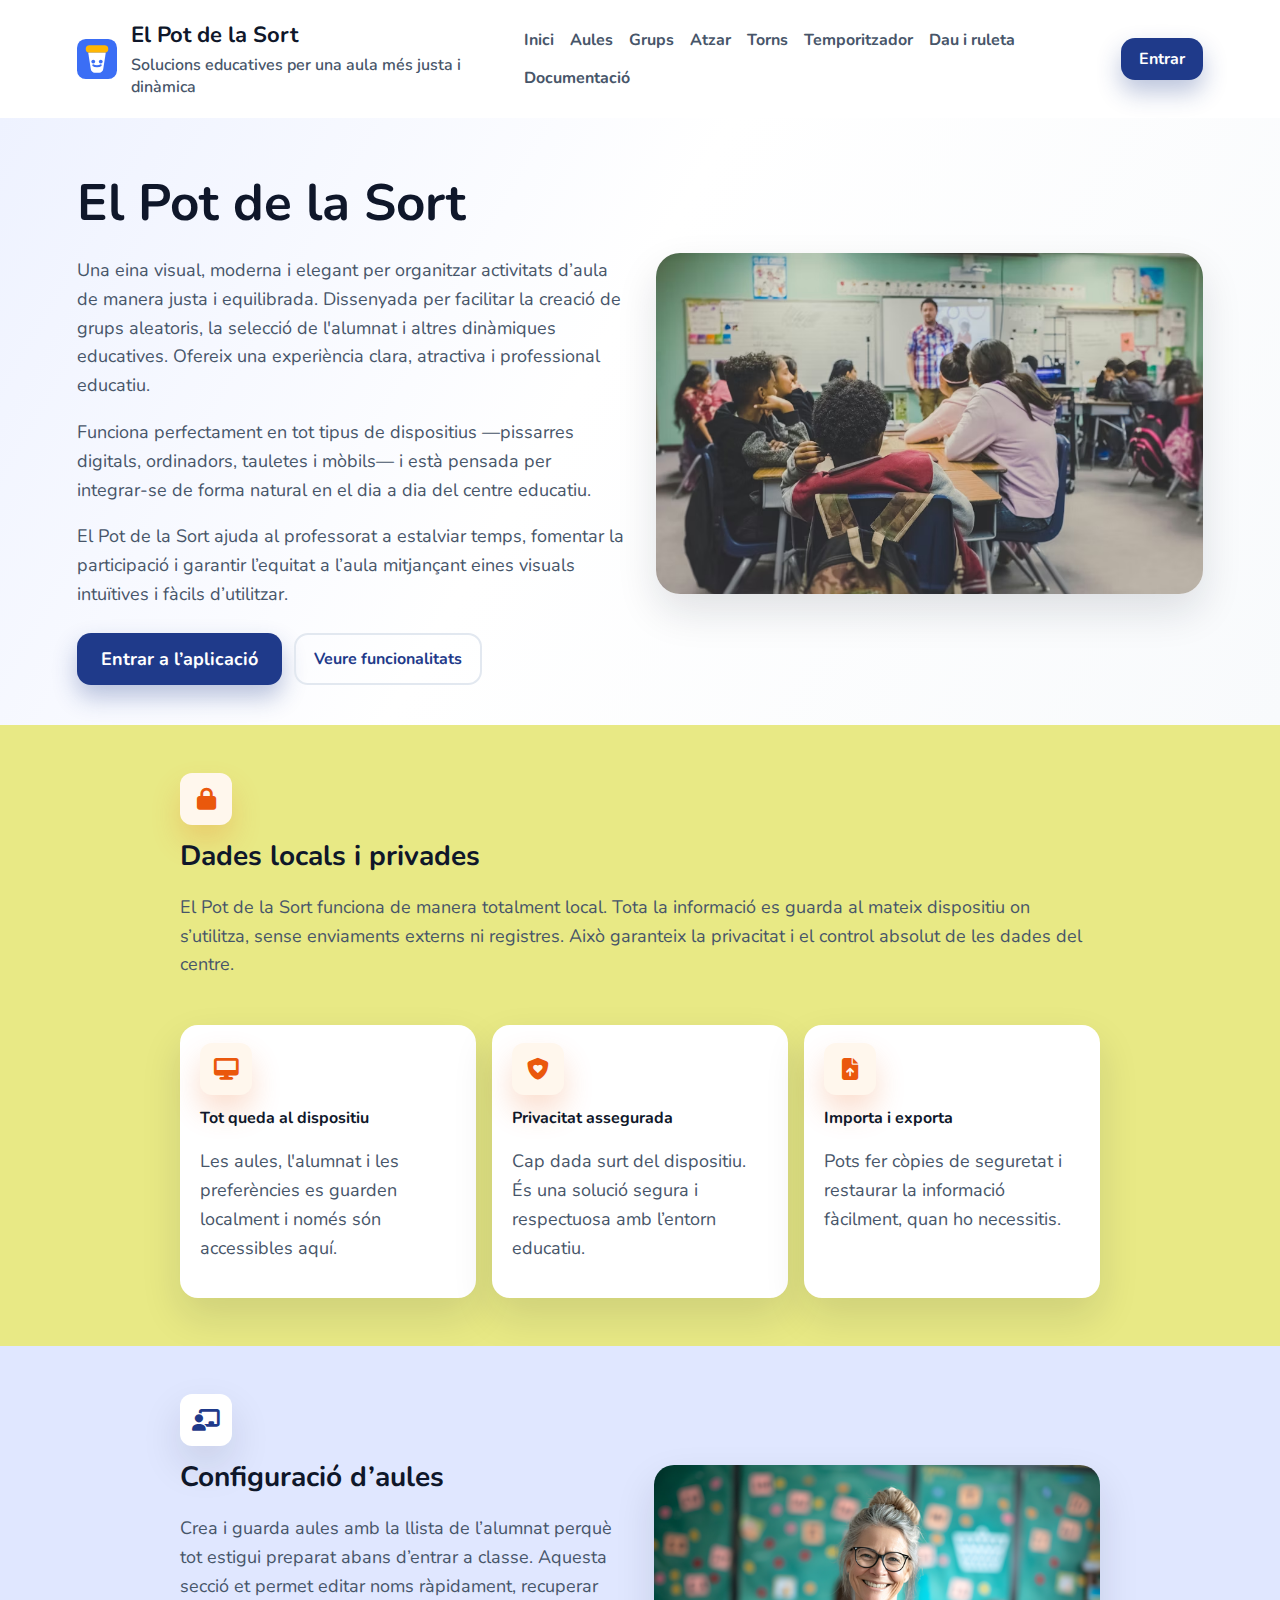
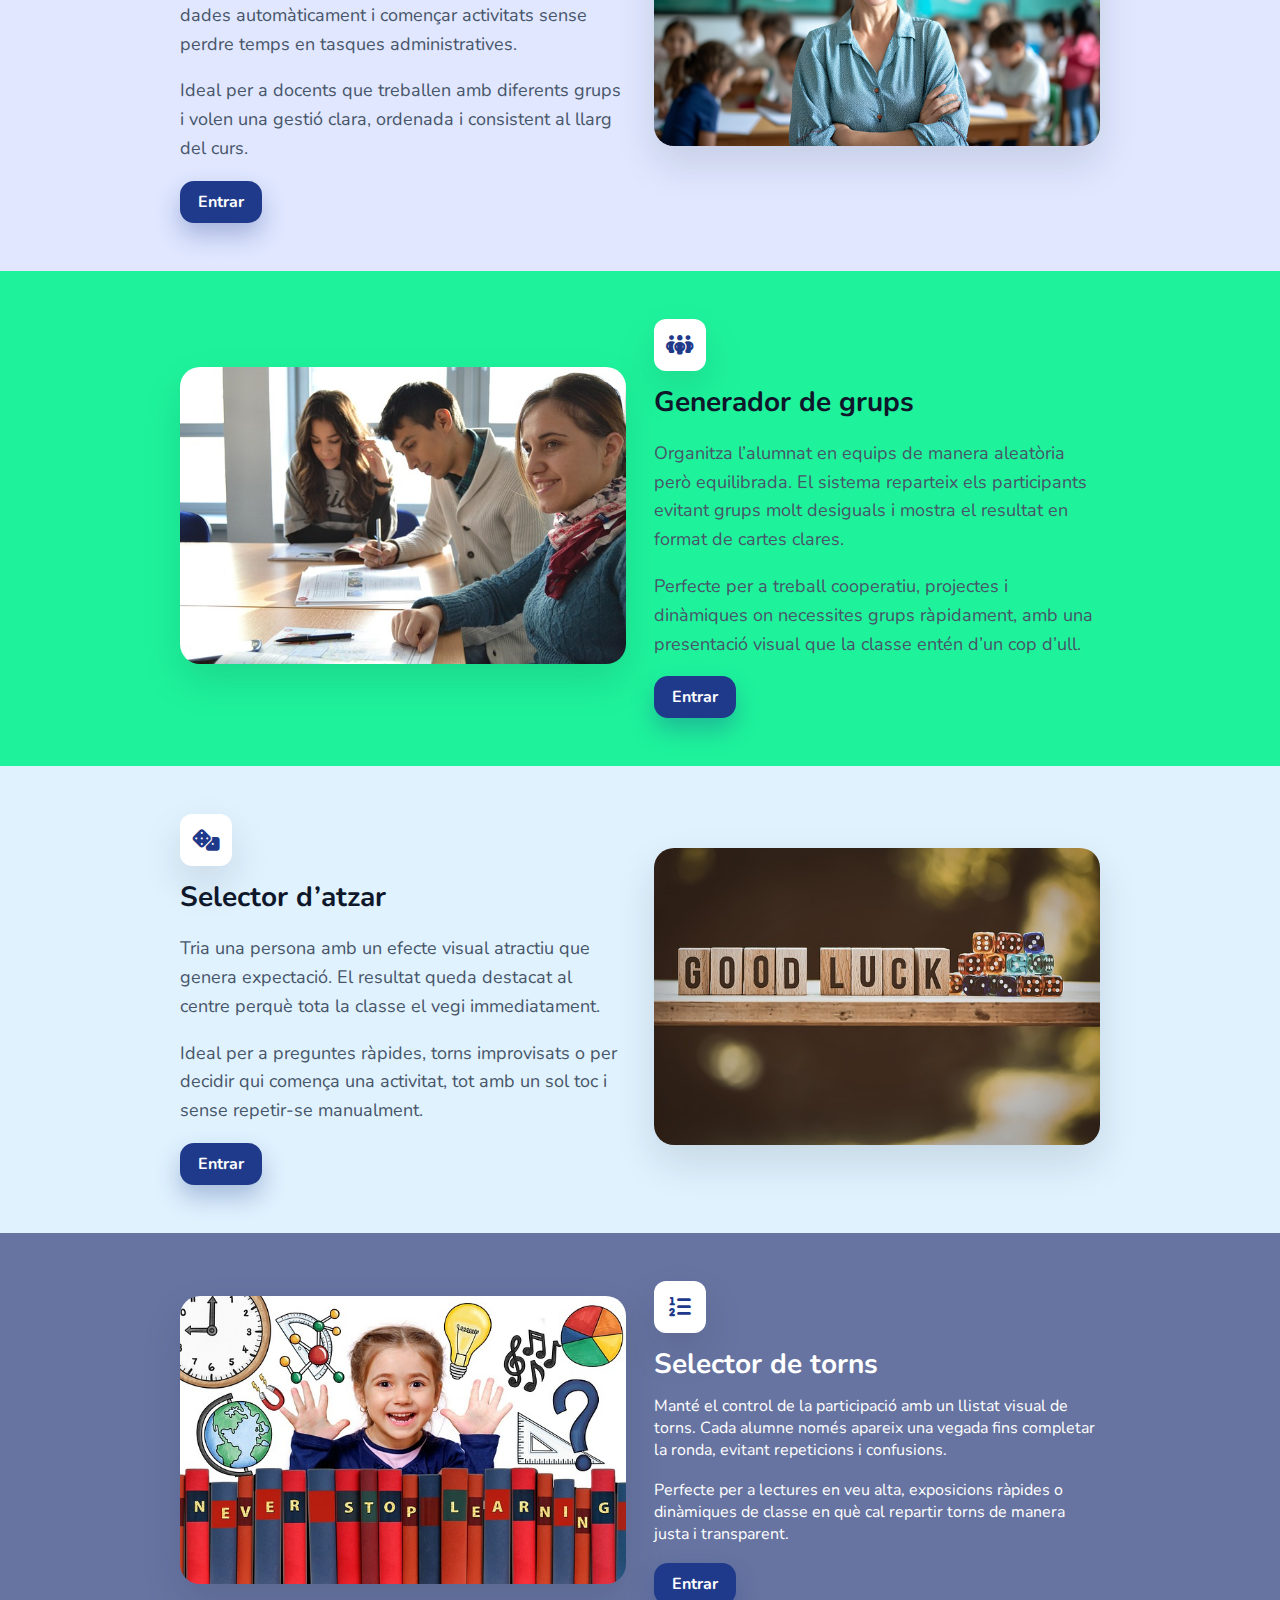
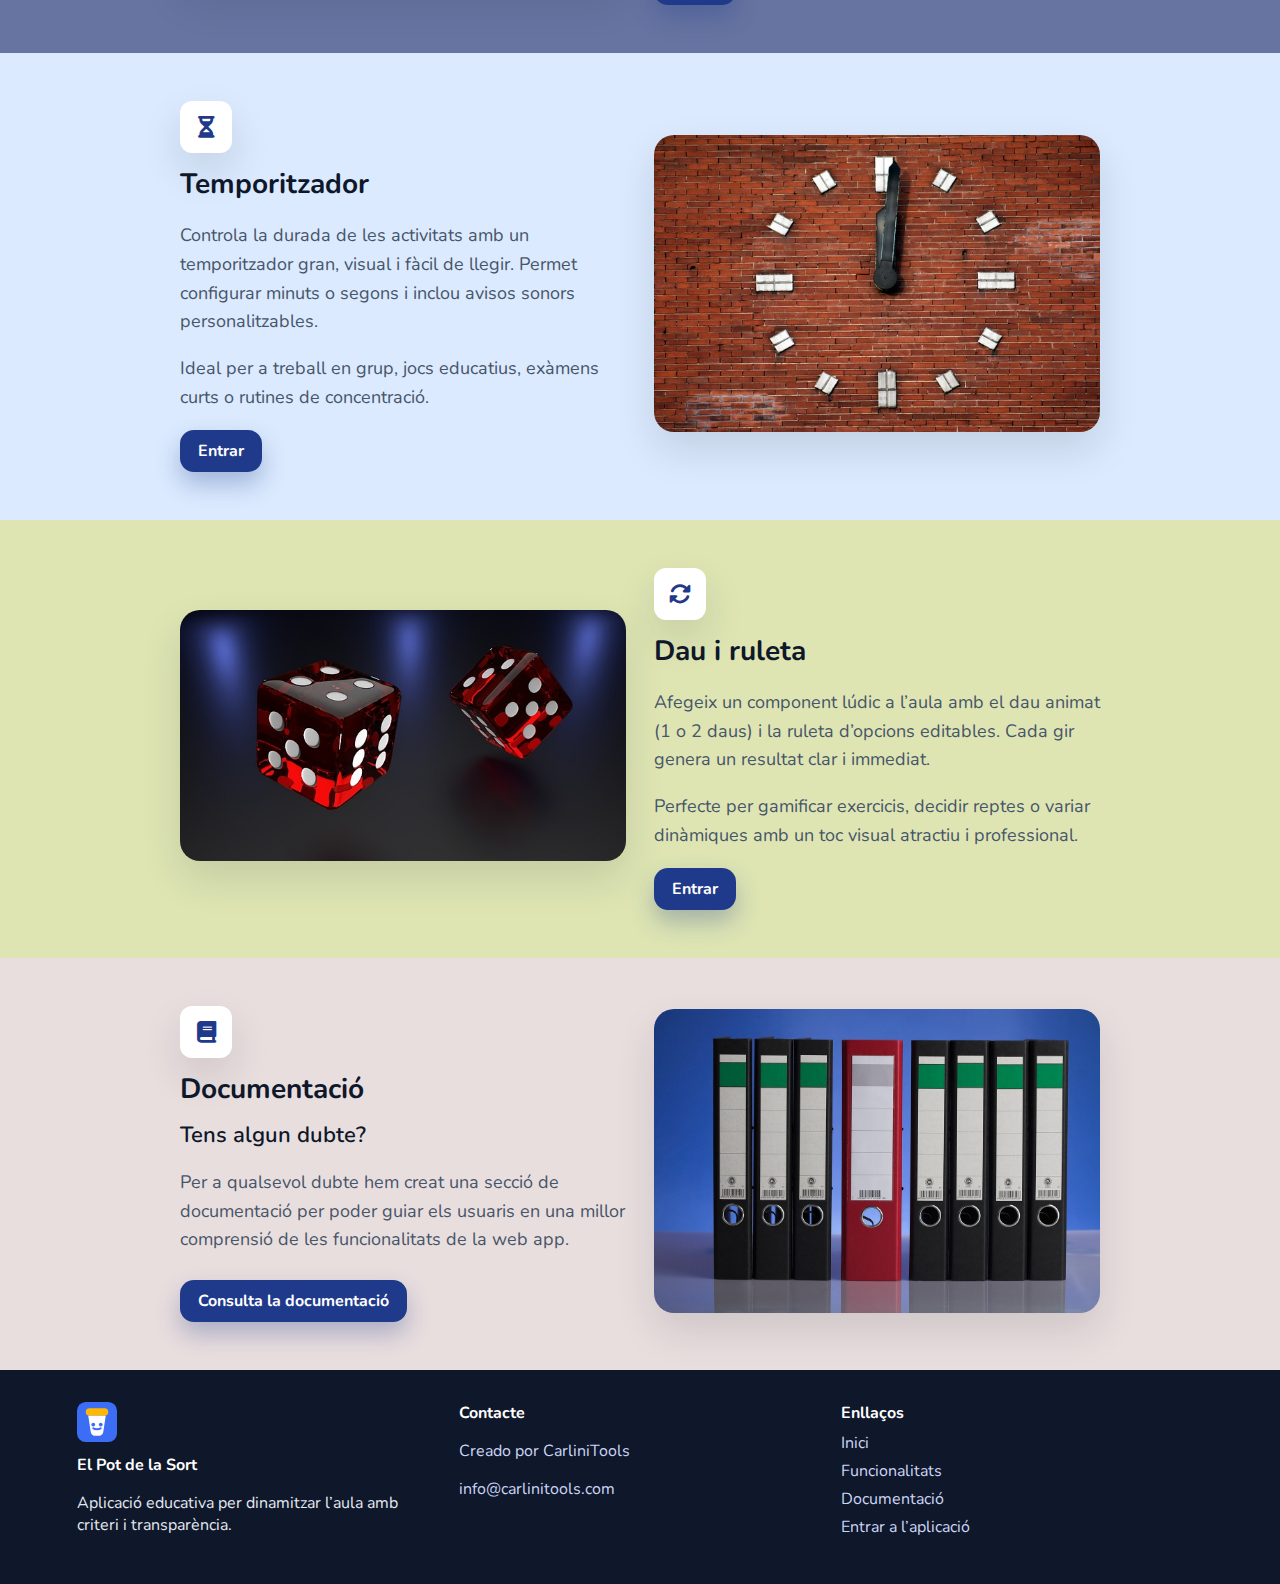
<file: index.html>
<!DOCTYPE html>
<html lang="ca">
  <head>
    <meta charset="UTF-8" />
    <meta name="viewport" content="width=device-width, initial-scale=1.0" />
    <title>El Pot de la Sort</title>
    <link rel="stylesheet" href="index.css" />
    <link rel="stylesheet" href="https://cdnjs.cloudflare.com/ajax/libs/font-awesome/6.5.2/css/all.min.css" />
    <link rel="icon" href="favicon.svg" type="image/svg+xml" />
  </head>
  <body>
    <div class="landing-app">
      <header class="landing-header">
        <div class="landing-brand">
          <img class="brand-icon" src="favicon.svg" alt="El Pot de la Sort" />
          <div>
            <h1>El Pot de la Sort</h1>
            <p>Solucions educatives per una aula més justa i dinàmica</p>
          </div>
        </div>
        <nav class="landing-nav">
          <a href="#hero">Inici</a>
          <a href="#aules">Aules</a>
          <a href="#grups">Grups</a>
          <a href="#atzar">Atzar</a>
          <a href="#torns">Torns</a>
          <a href="#temps">Temporitzador</a>
          <a href="#dau">Dau i ruleta</a>
          <a href="#documentacio">Documentació</a>
        </nav>
        <a href="app.html" class="btn primary">Entrar</a>
      </header>

      <section id="hero" class="hero">
        <div class="hero-content">
          <h2>El Pot de la Sort</h2>
          <p>
            Una eina visual, moderna i elegant per organitzar activitats d’aula de manera justa i equilibrada.
            Dissenyada per facilitar la creació de grups aleatoris, la selecció de l'alumnat i altres dinàmiques
            educatives. Ofereix una experiència clara, atractiva i professional educatiu.
          </p>
          <p>
            Funciona perfectament en tot tipus de dispositius —pissarres digitals, ordinadors, tauletes i mòbils—
            i està pensada per integrar-se de forma natural en el dia a dia del centre educatiu. </p>
            <p>El Pot de la Sort
            ajuda al professorat a estalviar temps, fomentar la participació i garantir l’equitat a l’aula mitjançant
            eines visuals intuïtives i fàcils d’utilitzar.</p>
          
          <div class="hero-actions">
            <a href="app.html" class="btn primary big">Entrar a l’aplicació</a>
            <a href="#aules" class="btn ghost">Veure funcionalitats</a>
          </div>
        </div>
        <div class="hero-image">
          <img
            src="images/hero.avif"
            alt="Alumnat"
          />
        </div>
      </section>

      <section class="feature-band band-orange">
        <div class="band-content">
          <div>
            <div class="icon-box orange">
              <i class="fa-solid fa-lock"></i>
            </div>
            <h3>Dades locals i privades</h3>
            <p>
              El Pot de la Sort funciona de manera totalment local. Tota la informació es guarda al mateix
              dispositiu on s’utilitza, sense enviaments externs ni registres. Això garanteix la privacitat
              i el control absolut de les dades del centre.
            </p>
          </div>
          <div class="privacy-grid">
            <div class="privacy-card">
              <div class="icon-box orange">
                <i class="fa-solid fa-desktop"></i>
              </div>
              <h4>Tot queda al dispositiu</h4>
              <p>Les aules, l'alumnat i les preferències es guarden localment i només són accessibles aquí.</p>
            </div>
            <div class="privacy-card">
              <div class="icon-box orange">
                <i class="fa-solid fa-shield-heart"></i>
              </div>
              <h4>Privacitat assegurada</h4>
              <p>Cap dada surt del dispositiu. És una solució segura i respectuosa amb l’entorn educatiu.</p>
            </div>
            <div class="privacy-card">
              <div class="icon-box orange">
                <i class="fa-solid fa-file-arrow-up"></i>
              </div>
              <h4>Importa i exporta</h4>
              <p>Pots fer còpies de seguretat i restaurar la informació fàcilment, quan ho necessitis.</p>
            </div>
          </div>
        </div>
      </section>

      <section id="aules" class="feature-band band-blue">
        <div class="band-content feature-split">
          <div>
            <div class="icon-box">
              <i class="fa-solid fa-chalkboard-user"></i>
            </div>
            <h3>Configuració d’aules</h3>
            <p>
              Crea i guarda aules amb la llista de l’alumnat perquè tot estigui preparat abans d’entrar a classe.
              Aquesta secció et permet editar noms ràpidament, recuperar dades automàticament i començar
              activitats sense perdre temps en tasques administratives.
            </p>
            <p>
              Ideal per a docents que treballen amb diferents grups i volen una gestió clara, ordenada i
              consistent al llarg del curs.
            </p>
            <a href="app.html#config" class="btn primary">Entrar</a>
          </div>
          <div class="feature-image">
            <img
              src="images/aulas.png"
              alt="Configuració d’aules"
            />
          </div>
        </div>
      </section>

      <section id="grups" class="feature-band band-sky">
        <div class="band-content feature-split reverse">
          <div>
            <div class="icon-box">
              <i class="fa-solid fa-people-group"></i>
            </div>
            <h3>Generador de grups</h3>
            <p>
              Organitza l’alumnat en equips de manera aleatòria però equilibrada. El sistema reparteix
              els participants evitant grups molt desiguals i mostra el resultat en format de cartes clares.
            </p>
            <p>
              Perfecte per a treball cooperatiu, projectes i dinàmiques on necessites grups ràpidament,
              amb una presentació visual que la classe entén d’un cop d’ull.
            </p>
            <a href="app.html#groups" class="btn primary">Entrar</a>
          </div>
          <div class="feature-image">
            <img
              src="images/grupos.jpg"
              alt="Generador de grups"
            />
          </div>
        </div>
      </section>

      <section id="atzar" class="feature-band band-azure">
        <div class="band-content feature-split">
          <div>
            <div class="icon-box">
              <i class="fa-solid fa-dice"></i>
            </div>
            <h3>Selector d’atzar</h3>
            <p>
              Tria una persona amb un efecte visual atractiu que genera expectació. El resultat queda
              destacat al centre perquè tota la classe el vegi immediatament.
            </p>
            <p>
              Ideal per a preguntes ràpides, torns improvisats o per decidir qui comença una activitat,
              tot amb un sol toc i sense repetir-se manualment.
            </p>
            <a href="app.html#picker" class="btn primary">Entrar</a>
          </div>
          <div class="feature-image">
            <img
              src="images/azar.jpg"
              alt="Selector d’atzar"
            />
          </div>
        </div>
      </section>

      <section id="torns" class="feature-band band-indigo">
        <div class="band-content feature-split reverse">
          <div>
            <div class="icon-box">
              <i class="fa-solid fa-list-ol"></i>
            </div>
            <h3><span class="white-text">Selector de torns</span></h3>
            <span class="white-text">
              Manté el control de la participació amb un llistat visual de torns. Cada alumne només
              apareix una vegada fins completar la ronda, evitant repeticions i confusions.
            </p>
            <span class="white-text">
              Perfecte per a lectures en veu alta, exposicions ràpides o dinàmiques de classe en què
              cal repartir torns de manera justa i transparent.
            </p>
            <a href="app.html#turns" class="btn primary">Entrar</a>
          </div>
          <div class="feature-image">
            <img
              src="images/turnos.jpg"
              alt="Selector de torns"
            />
          </div>
        </div>
      </section>

      <section id="temps" class="feature-band band-navy">
        <div class="band-content feature-split">
          <div>
            <div class="icon-box">
              <i class="fa-solid fa-hourglass-half"></i>
            </div>
            <h3>Temporitzador</h3>
            <p>
              Controla la durada de les activitats amb un temporitzador gran, visual i fàcil de llegir.
              Permet configurar minuts o segons i inclou avisos sonors personalitzables.
            </p>
            <p>
              Ideal per a treball en grup, jocs educatius, exàmens curts o rutines de concentració.
            </p>
            <a href="app.html#timer" class="btn primary">Entrar</a>
          </div>
          <div class="feature-image">
            <img
              src="images/temporizador.jpg"
              alt="Temporitzador"
            />
          </div>
        </div>
      </section>

      <section id="dau" class="feature-band band-steel">
        <div class="band-content feature-split reverse">
          <div>
            <div class="icon-box">
              <i class="fa-solid fa-rotate"></i>
            </div>
            <h3>Dau i ruleta</h3>
            <p>
              Afegeix un component lúdic a l’aula amb el dau animat (1 o 2 daus) i la ruleta d’opcions
              editables. Cada gir genera un resultat clar i immediat.
            </p>
            <p>
              Perfecte per gamificar exercicis, decidir reptes o variar dinàmiques amb un toc visual
              atractiu i professional.
            </p>
            <a href="app.html#dice-wheel" class="btn primary">Entrar</a>
          </div>
          <div class="feature-image">
            <img
              src="images/dados.jpg"
              alt="Dau i ruleta"
            />
          </div>
        </div>
      </section>

      <section id="documentacio" class="feature-band band-doc">
        <div class="band-content feature-split">
          <div>
            <div class="icon-box">
              <i class="fa-solid fa-book"></i>
            </div>
            <h3>Documentació</h3>
            <h4>Tens algun dubte?</h4>
            <p>
              Per a qualsevol dubte hem creat una secció de documentació per poder guiar els usuaris
              en una millor comprensió de les funcionalitats de la web app.
            </p>
            <a href="doc.html" class="btn primary">Consulta la documentació</a>
          </div>
          <div class="feature-image">
            <img
              src="images/docs.jpg"
              alt="Documentació"
            />
          </div>
        </div>
      </section>

      <footer class="landing-footer">
        <div>
          <img class="footer-logo" src="favicon.svg" alt="El Pot de la Sort" />
          <h4>El Pot de la Sort</h4>
          <p>Aplicació educativa per dinamitzar l’aula amb criteri i transparència.</p>
        </div>
        <div>
          <h4>Contacte</h4>
          <p><a href="https://www.carlinitools.com/" target="_blank">Creado por CarliniTools</a></p>
          <p><a href="mailto:info@carlinitools.com">info@carlinitools.com</a></p>
        </div>
        <div>
          <h4>Enllaços</h4>
          <a href="#hero">Inici</a>
          <a href="#aules">Funcionalitats</a>
          <a href="doc.html">Documentació</a>
          <a href="app.html">Entrar a l’aplicació</a>
        </div>
      </footer>
    </div>
  </body>
</html>
</file>
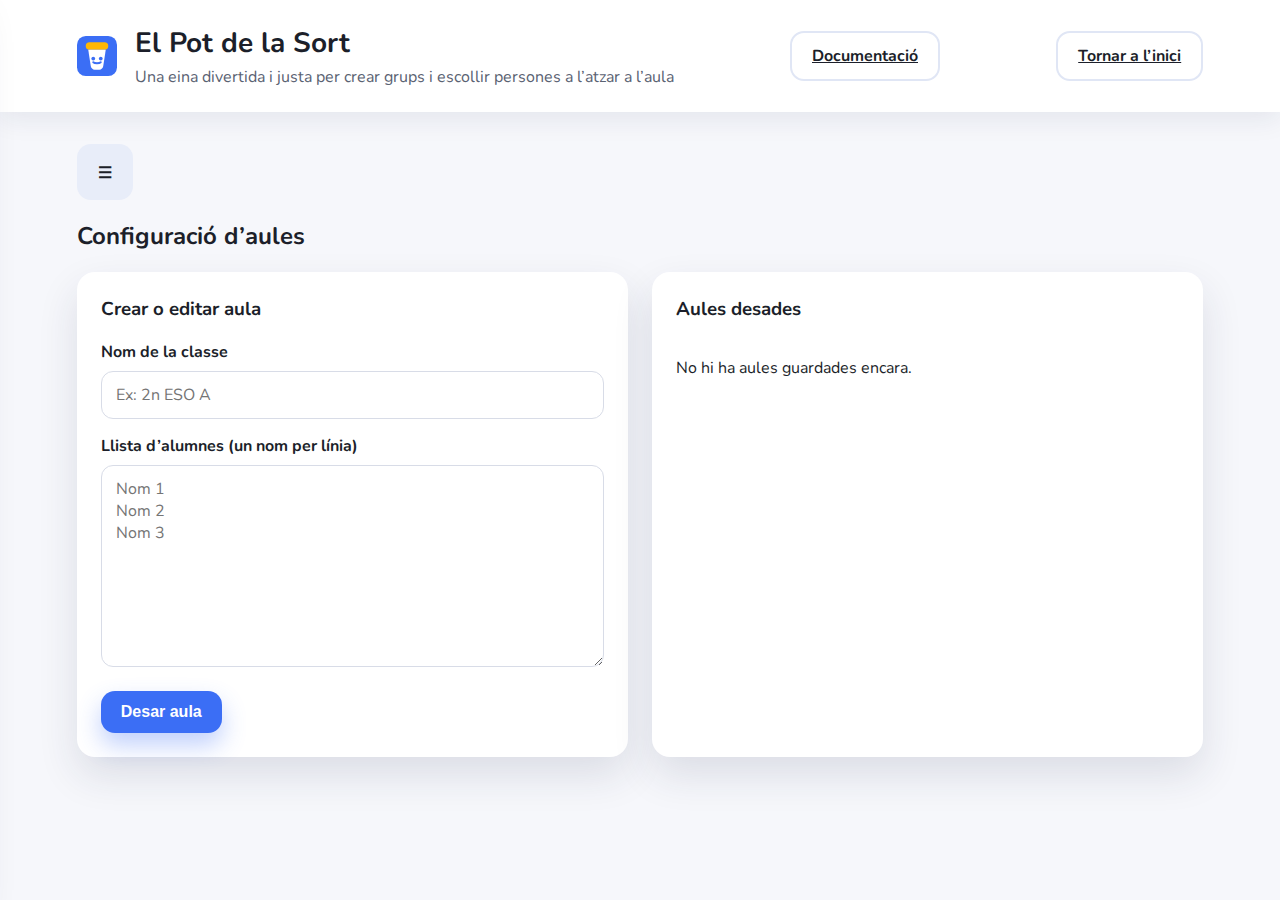
<file: app.html>
<!DOCTYPE html>
<html lang="ca">
  <head>
    <meta charset="UTF-8" />
    <meta name="viewport" content="width=device-width, initial-scale=1.0" />
    <title>El Pot de la Sort</title>
    <link rel="stylesheet" href="styles.css" />
    <link rel="icon" href="favicon.svg" type="image/svg+xml" />
  </head>
  <body>
    <div class="app">
      <header class="top-bar">
        <a href="index.html" class="brand" style="text-decoration: none; color: inherit;">
          <img class="brand-icon" src="favicon.svg" alt="El Pot de la Sort" />
          <div>
            <h1>El Pot de la Sort</h1>
            <p>Una eina divertida i justa per crear grups i escollir persones a l’atzar a l’aula</p>
          </div>
        </a>
        <a href="doc.html" class="btn ghost">Documentació</a>
        <a href="index.html" class="btn ghost">Tornar a l’inici</a>
      </header>

      <section id="app" class="section">
        <button id="btn-burger" class="btn burger" aria-label="Obrir menú">☰</button>
        <div id="sidebar" class="sidebar" aria-label="Menú principal">
          <div class="sidebar-header">
            <span>Menú</span>
            <button id="btn-close-sidebar" class="btn ghost" aria-label="Tancar menú">✕</button>
          </div>
          <div class="sidebar-links">
            <button class="btn tab active" data-target="config">Configuració d’aules</button>
            <button class="btn tab" data-target="groups">Generador de grups</button>
            <button class="btn tab" data-target="picker">Selector d’atzar</button>
            <button class="btn tab" data-target="turns">Selector de torns</button>
            <button class="btn tab" data-target="timer">Temporitzador</button>
            <button class="btn tab" data-target="dice-wheel">Dau i ruleta</button>
            <button class="btn tab" data-target="settings">Configuració</button>
            <a href="doc.html" class="btn sidebar-doc-link">Documentació</a>
          </div>
        </div>
        <div id="sidebar-backdrop" class="sidebar-backdrop"></div>

        <div id="config" class="panel active">
          <h2>Configuració d’aules</h2>
          <div class="grid-2">
            <div class="card">
              <h3>Crear o editar aula</h3>
              <label for="class-name">Nom de la classe</label>
              <input id="class-name" type="text" placeholder="Ex: 2n ESO A" />
              <label for="class-students">Llista d’alumnes (un nom per línia)</label>
              <textarea id="class-students" rows="8" placeholder="Nom 1&#10;Nom 2&#10;Nom 3"></textarea>
              <div class="row">
                <button id="btn-save-class" class="btn primary">Desar aula</button>
                <button id="btn-cancel-edit" class="btn ghost hidden">Cancel·lar edició</button>
              </div>
            </div>
            <div class="card">
              <h3>Aules desades</h3>
              <div id="class-list" class="cards"></div>
            </div>
          </div>
        </div>

        <div id="groups" class="panel">
          <h2>Generador de grups aleatoris</h2>
          <div class="grid-2">
            <div class="card">
              <label for="groups-class">Selecciona una aula</label>
              <select id="groups-class"></select>
              <label for="groups-students">Edició ràpida d’alumnes</label>
              <textarea id="groups-students" rows="8" placeholder="Carrega una aula per editar"></textarea>
              <label for="group-size">Nombre d’alumnes per grup</label>
              <input id="group-size" type="number" min="2" value="3" />
              <div class="row">
                <button id="btn-generate-groups" class="btn primary">Crear grups aleatòriament</button>
                <button id="btn-export-pdf" class="btn">Exportar a PDF</button>
              </div>
              <p class="hint">Els grups es reparteixen de forma equilibrada i sense alumnes sols si és possible.</p>
            </div>
            <div class="card">
              <h3>Resultat dels grups</h3>
              <div id="groups-result" class="cards groups"></div>
            </div>
          </div>
        </div>

        <div id="picker" class="panel">
          <h2>Selector d’una persona a l’atzar</h2>
          <div class="grid-2">
            <div class="card">
              <label for="picker-class">Selecciona una aula (opcional)</label>
              <select id="picker-class"></select>
              <div id="picker-class-students" class="turn-chips"></div>
              <label for="picker-list">O introdueix una llista manual</label>
              <textarea id="picker-list" rows="8" placeholder="Nom 1&#10;Nom 2&#10;Nom 3"></textarea>
              <button id="btn-pick" class="btn primary">Escollir una persona a l’atzar</button>
            </div>
            <div class="card">
              <h3>Resultat</h3>
              <div class="picker-stage">
                <div id="picker-animation" class="picker-animation">Preparat/da?</div>
                <div id="picker-result" class="picker-result"></div>
                <canvas id="picker-celebration" class="celebration-canvas" aria-hidden="true"></canvas>
              </div>
            </div>
          </div>
        </div>

        <div id="turns" class="panel">
          <h2>Selector de torn continu</h2>
          <div class="grid-2">
            <div class="card">
              <label for="turn-class">Selecciona una aula (opcional)</label>
              <select id="turn-class"></select>
              <div id="turn-class-students" class="turn-chips"></div>
              <label for="turn-list">O introdueix una llista manual</label>
              <textarea id="turn-list" rows="6" placeholder="Nom 1&#10;Nom 2&#10;Nom 3"></textarea>
              <div class="row">
                <button id="btn-turn-start" class="btn primary">Començar torns</button>
                <button id="btn-turn-next" class="btn">Següent torn</button>
                <button id="btn-turn-reset" class="btn ghost">Reiniciar torns</button>
              </div>
              <div id="turn-current" class="turn-current">Preparat/da per començar?</div>
            </div>
            <div class="card">
              <h3>Ordre dels torns</h3>
              <div id="turn-list-display" class="turn-list"></div>
            </div>
          </div>
        </div>

        <div id="timer" class="panel">
          <h2>Temporitzador visual per a activitats</h2>
          <div class="grid-2">
            <div class="card">
              <h3>Selecciona una durada</h3>
              <div class="row">
                <button class="btn timer-preset" data-minutes="5">5 min</button>
                <button class="btn timer-preset" data-minutes="10">10 min</button>
                <button class="btn timer-preset" data-minutes="15">15 min</button>
                <button class="btn timer-preset" data-minutes="20">20 min</button>
              </div>
              <div class="timer-stepper">
                <button id="btn-timer-minus" class="btn ghost" type="button" aria-label="Restar un minut">-</button>
                <div id="timer-custom-display" class="timer-custom-display">10 minuts</div>
                <button id="btn-timer-plus" class="btn ghost" type="button" aria-label="Afegir un minut">+</button>
              </div>
              <p class="timer-hint">Mantén premut per saltar de 5 minuts.</p>
              <div class="row">
                <button id="btn-timer-start" class="btn primary">Iniciar</button>
                <button id="btn-timer-pause" class="btn">Pausa</button>
                <button id="btn-timer-reset" class="btn ghost">Reiniciar</button>
              </div>
            </div>
            <div class="card timer-card">
              <div id="timer-circle" class="timer-circle" role="img" aria-label="Temporitzador">
                <div id="timer-display" class="timer-display">10:00</div>
              </div>
              <div id="timer-status" class="timer-status">Preparat/da</div>
            </div>
          </div>
        </div>

        <div id="dice-wheel" class="panel">
          <h2>Dau i ruleta virtual</h2>
          <div class="grid-2">
            <div class="card">
              <h3>Dau animat</h3>
              <label for="dice-count">Nombre de daus</label>
              <select id="dice-count">
                <option value="1">1 dau</option>
                <option value="2">2 daus</option>
              </select>
              <div class="row">
                <button id="btn-roll-dice" class="btn primary">Tirar el dau</button>
              </div>
              <div class="dice-tray">
                <div class="die die-1">
                  <div class="cube">
                    <div class="face"></div>
                    <div class="face"></div>
                    <div class="face"></div>
                    <div class="face"></div>
                    <div class="face"></div>
                    <div class="face"></div>
                  </div>
                </div>
                <div class="die die-2 hidden">
                  <div class="cube">
                    <div class="face"></div>
                    <div class="face"></div>
                    <div class="face"></div>
                    <div class="face"></div>
                    <div class="face"></div>
                    <div class="face"></div>
                  </div>
                </div>
              </div>
              <div id="dice-sum" class="dice-sum hidden">2</div>
            </div>
            <div class="card">
              <h3>Ruleta amb opcions</h3>
              <label for="roulette-saved">Selecciona opcions guardades</label>
              <select id="roulette-saved"></select>
              <label for="roulette-options">Opcions (una per línia)</label>
              <textarea id="roulette-options" rows="6" placeholder="Pregunta 1&#10;Repte 2&#10;Tema 3"></textarea>
              <div class="row">
                <button id="btn-spin-roulette" class="btn primary">Girar ruleta</button>
              </div>
              <div class="roulette-stage">
                <div id="roulette-wheel" class="roulette-wheel"></div>
                <div class="roulette-pointer">▼</div>
              </div>
              <div id="roulette-result" class="roulette-result">Preparat/da?</div>
            </div>
          </div>
        </div>

        <div id="settings" class="panel">
          <h2>Configuració</h2>
          <div class="card">
            <h3>Opcions guardades de la ruleta</h3>
            <label for="roulette-set-name">Nom del conjunt</label>
            <input id="roulette-set-name" type="text" placeholder="Ex: Preguntes ràpides" />
            <label for="roulette-set-options">Opcions (una per línia)</label>
            <textarea id="roulette-set-options" rows="6" placeholder="Opció 1&#10;Opció 2&#10;Opció 3"></textarea>
            <div class="row">
              <button id="btn-save-roulette-set" class="btn primary">Desar conjunt</button>
              <button id="btn-cancel-roulette-edit" class="btn ghost hidden">Cancel·lar edició</button>
            </div>
            <div id="roulette-set-list" class="cards"></div>
          </div>
          <div class="card">
            <h3>So del temporitzador</h3>
            <label for="timer-sound">Selecciona un so de finalització</label>
            <select id="timer-sound">
              <option value="beep_long">Xiulet suau</option>
              <option value="whistle">Xiulet esportiu</option>
              <option value="bell">Campanades d'església</option>
              <option value="police_siren">Sirena de policia</option>
              <option value="air_raid_siren">Sirena d'atac aeri</option>
              <option value="siren">Sirena d'alarma</option>
            </select>
            <label for="timer-sound-duration">Durada del so (segons)</label>
            <div class="timer-stepper">
              <button id="btn-sound-minus" class="btn ghost" type="button" aria-label="Restar un segon">-</button>
              <div id="timer-sound-duration" class="timer-custom-display">2 segons</div>
              <button id="btn-sound-plus" class="btn ghost" type="button" aria-label="Afegir un segon">+</button>
            </div>
            <div class="row">
              <button id="btn-timer-sound-test" class="btn">Provar so</button>
            </div>
          </div>
          <div class="card">
            <h3>Durada de gir de la ruleta</h3>
            <label for="roulette-spin-duration">Temps de gir abans de detenir-se (segons)</label>
            <div class="timer-stepper">
              <button id="btn-roulette-minus" class="btn ghost" type="button" aria-label="Restar un segon">-</button>
              <div id="roulette-spin-duration" class="timer-custom-display">6 segons</div>
              <button id="btn-roulette-plus" class="btn ghost" type="button" aria-label="Afegir un segon">+</button>
            </div>
          </div>
          <div class="card">
            <h3>Exportar i importar dades</h3>
            <p>
              Desa un fitxer de seguretat amb les aules i configuracions, o restaura’l quan ho necessitis.
            </p>
            <div class="row">
              <button id="btn-export-data" class="btn primary">Exportar dades</button>
              <button id="btn-import-data" class="btn">Importar dades</button>
              <input id="import-file" type="file" accept="application/json" class="hidden" />
            </div>
          </div>
          <div class="card danger">
            <h3>Reinici total</h3>
            <p>
              Esborra totes les dades guardades (aules, alumnes i configuracions). Aquesta acció és irreversible.
            </p>
            <button id="btn-reset" class="btn danger">Esborrar totes les dades</button>
          </div>
        </div>
      </section>
    </div>

    <div id="alert-modal" class="modal hidden" role="dialog" aria-modal="true" aria-labelledby="alert-modal-title">
      <div class="modal-content">
        <h3 id="alert-modal-title">Avís</h3>
        <p id="alert-modal-message"></p>
        <button id="alert-modal-close" class="btn primary" type="button">D'acord</button>
      </div>
    </div>

    <script src="app.js"></script>
  </body>
</html>
</file>
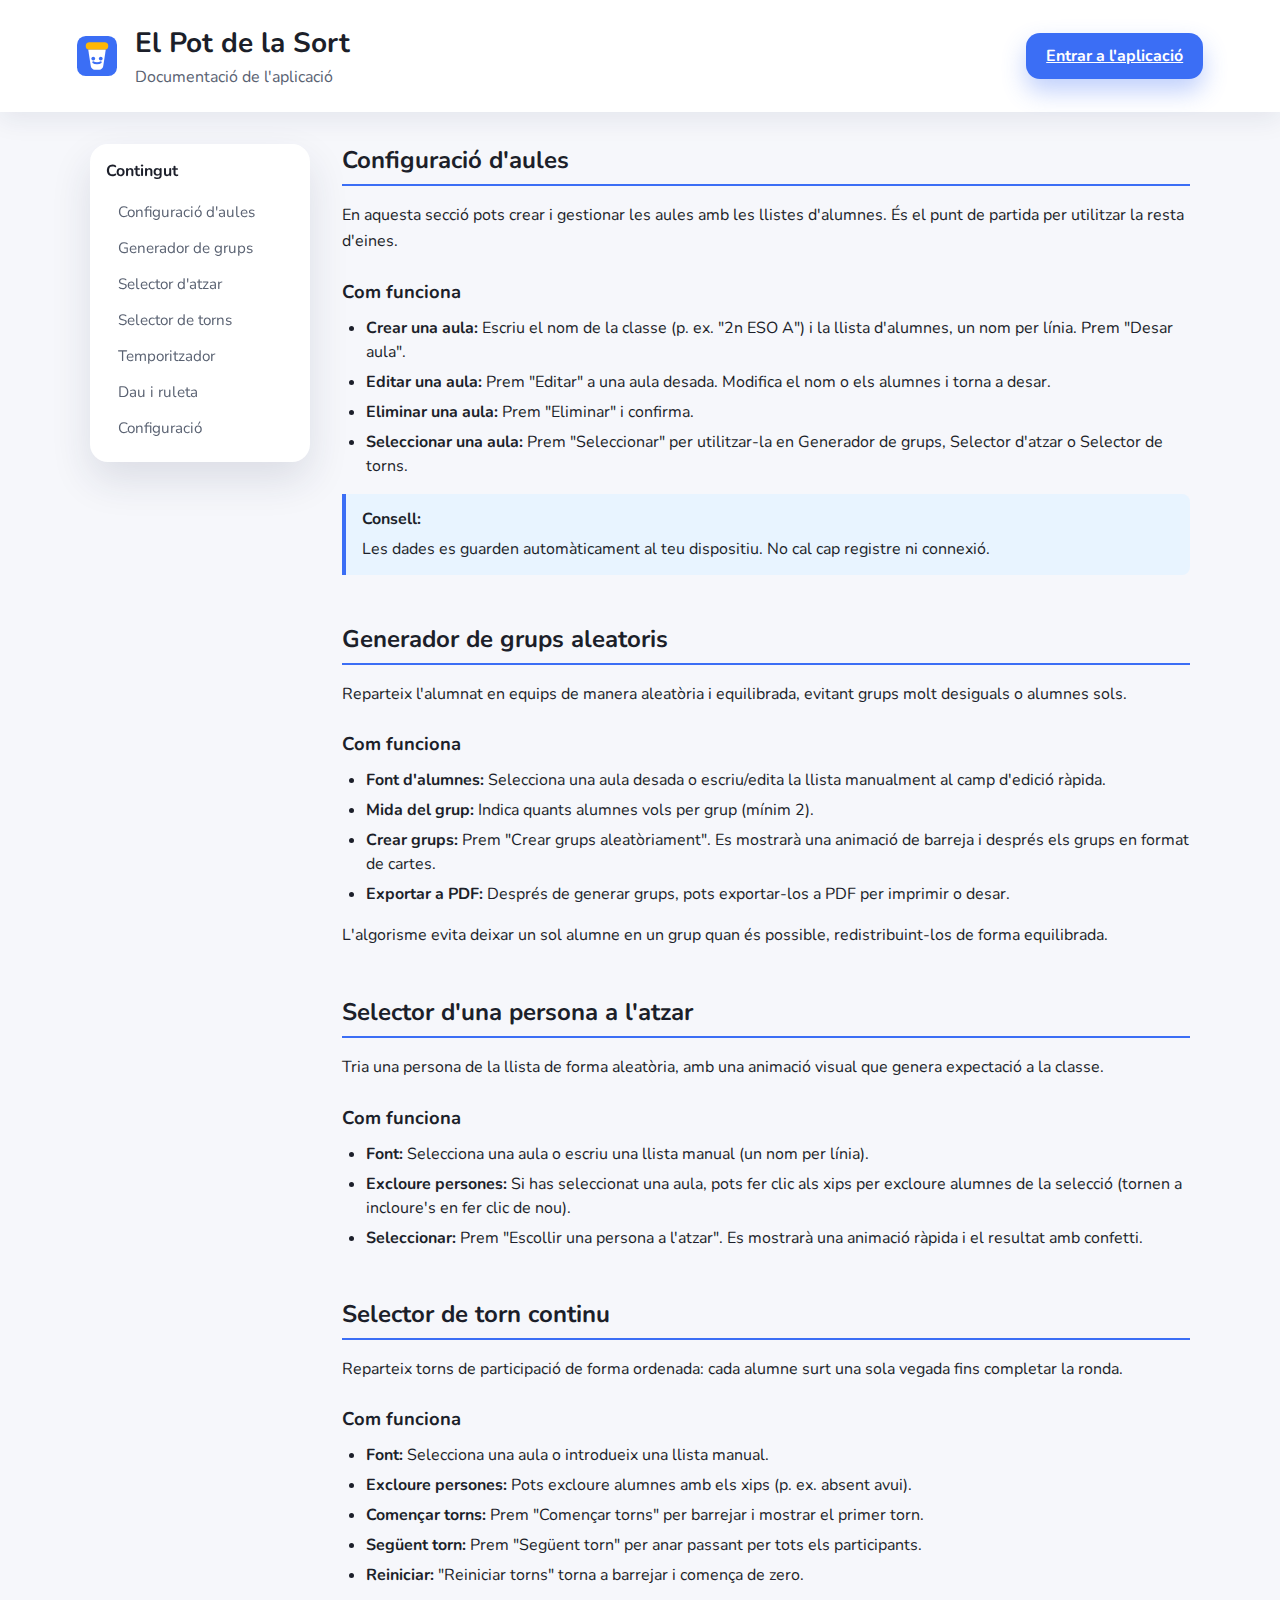
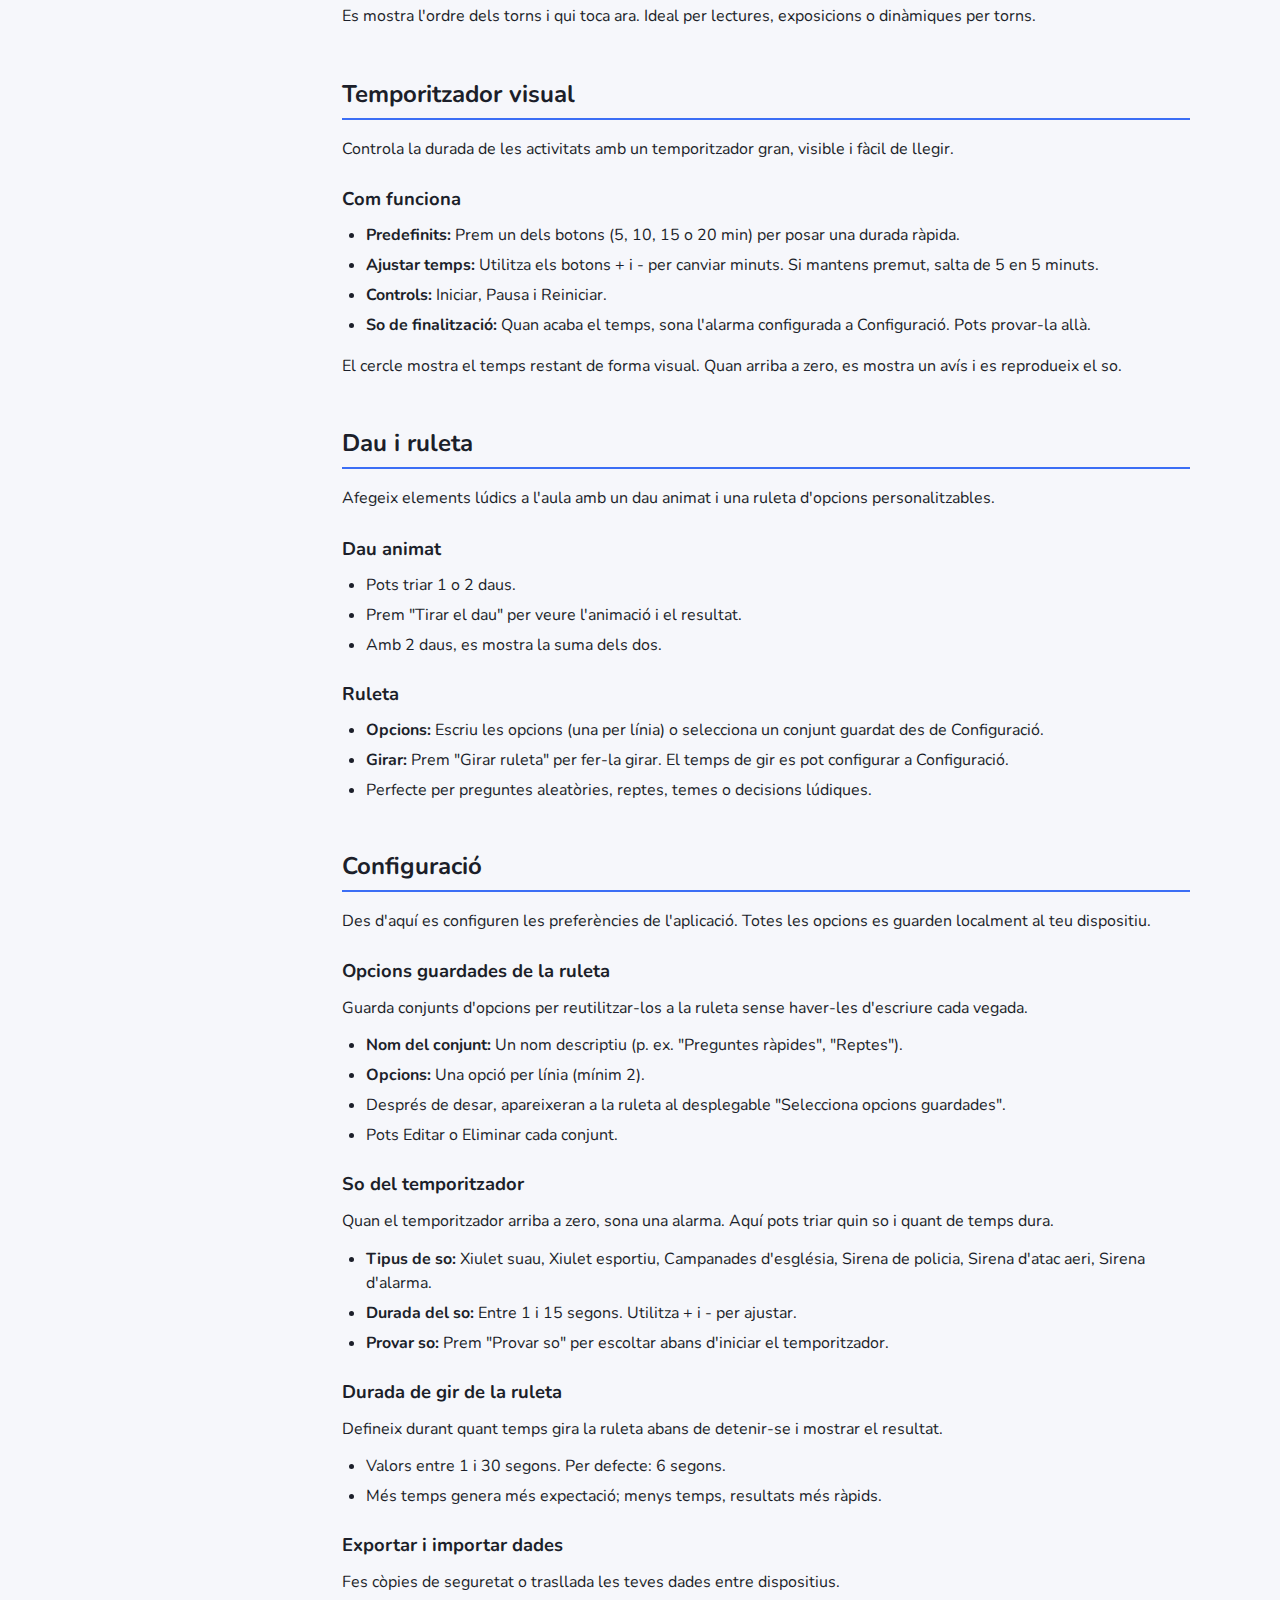
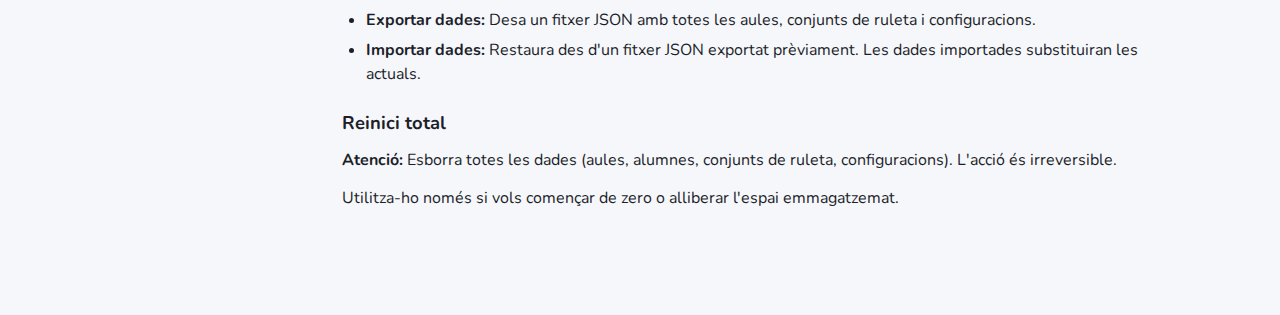
<file: doc.html>
<!DOCTYPE html>
<html lang="ca">
  <head>
    <meta charset="UTF-8" />
    <meta name="viewport" content="width=device-width, initial-scale=1.0" />
    <title>Documentació - El Pot de la Sort</title>
    <link rel="stylesheet" href="styles.css" />
    <link rel="icon" href="favicon.svg" type="image/svg+xml" />
    <style>
      .doc-layout { display: flex; gap: 32px; max-width: 1100px; margin: 0 auto; }
      .doc-nav { flex: 0 0 220px; position: sticky; top: 24px; height: fit-content; }
      .doc-nav a { display: block; padding: 8px 12px; color: var(--muted); text-decoration: none; border-radius: 8px; font-size: 0.95rem; }
      .doc-nav a:hover { background: rgba(59, 110, 245, 0.08); color: var(--primary); }
      .doc-content { flex: 1; min-width: 0; }
      .doc-section { margin-bottom: 48px; }
      .doc-section h2 { margin: 0 0 16px; font-size: 1.5rem; color: var(--text); border-bottom: 2px solid var(--primary); padding-bottom: 8px; }
      .doc-section h3 { margin: 24px 0 12px; font-size: 1.15rem; }
      .doc-section p { margin: 0 0 12px; line-height: 1.65; color: var(--text); }
      .doc-section ul { margin: 8px 0 16px; padding-left: 24px; }
      .doc-section li { margin-bottom: 6px; line-height: 1.5; }
      .doc-note { background: #e8f4ff; border-left: 4px solid var(--primary); padding: 12px 16px; margin: 16px 0; border-radius: 0 8px 8px 0; }
      .doc-note strong { display: block; margin-bottom: 4px; }
      @media (max-width: 768px) { .doc-layout { flex-direction: column; } .doc-nav { position: static; } }
    </style>
  </head>
  <body>
    <div class="app">
      <header class="top-bar">
        <a href="index.html" class="brand" style="text-decoration: none; color: inherit;">
          <img class="brand-icon" src="favicon.svg" alt="El Pot de la Sort" />
          <div>
            <h1>El Pot de la Sort</h1>
            <p>Documentació de l'aplicació</p>
          </div>
        </a>
        <a href="app.html" class="btn primary">Entrar a l'aplicació</a>
      </header>

      <section class="section">
        <div class="doc-layout">
          <nav class="doc-nav card" style="padding: 16px;">
            <strong style="display: block; margin-bottom: 12px;">Contingut</strong>
            <a href="#config-aules">Configuració d'aules</a>
            <a href="#grups">Generador de grups</a>
            <a href="#atzar">Selector d'atzar</a>
            <a href="#torns">Selector de torns</a>
            <a href="#timer">Temporitzador</a>
            <a href="#dau-ruleta">Dau i ruleta</a>
            <a href="#configuracio">Configuració</a>
          </nav>
          <div class="doc-content">
            <div class="doc-section" id="config-aules">
              <h2>Configuració d'aules</h2>
              <p>En aquesta secció pots crear i gestionar les aules amb les llistes d'alumnes. És el punt de partida per utilitzar la resta d'eines.</p>
              <h3>Com funciona</h3>
              <ul>
                <li><strong>Crear una aula:</strong> Escriu el nom de la classe (p. ex. "2n ESO A") i la llista d'alumnes, un nom per línia. Prem "Desar aula".</li>
                <li><strong>Editar una aula:</strong> Prem "Editar" a una aula desada. Modifica el nom o els alumnes i torna a desar.</li>
                <li><strong>Eliminar una aula:</strong> Prem "Eliminar" i confirma.</li>
                <li><strong>Seleccionar una aula:</strong> Prem "Seleccionar" per utilitzar-la en Generador de grups, Selector d'atzar o Selector de torns.</li>
              </ul>
              <p class="doc-note"><strong>Consell:</strong> Les dades es guarden automàticament al teu dispositiu. No cal cap registre ni connexió.</p>
            </div>

            <div class="doc-section" id="grups">
              <h2>Generador de grups aleatoris</h2>
              <p>Reparteix l'alumnat en equips de manera aleatòria i equilibrada, evitant grups molt desiguals o alumnes sols.</p>
              <h3>Com funciona</h3>
              <ul>
                <li><strong>Font d'alumnes:</strong> Selecciona una aula desada o escriu/edita la llista manualment al camp d'edició ràpida.</li>
                <li><strong>Mida del grup:</strong> Indica quants alumnes vols per grup (mínim 2).</li>
                <li><strong>Crear grups:</strong> Prem "Crear grups aleatòriament". Es mostrarà una animació de barreja i després els grups en format de cartes.</li>
                <li><strong>Exportar a PDF:</strong> Després de generar grups, pots exportar-los a PDF per imprimir o desar.</li>
              </ul>
              <p>L'algorisme evita deixar un sol alumne en un grup quan és possible, redistribuint-los de forma equilibrada.</p>
            </div>

            <div class="doc-section" id="atzar">
              <h2>Selector d'una persona a l'atzar</h2>
              <p>Tria una persona de la llista de forma aleatòria, amb una animació visual que genera expectació a la classe.</p>
              <h3>Com funciona</h3>
              <ul>
                <li><strong>Font:</strong> Selecciona una aula o escriu una llista manual (un nom per línia).</li>
                <li><strong>Excloure persones:</strong> Si has seleccionat una aula, pots fer clic als xips per excloure alumnes de la selecció (tornen a incloure's en fer clic de nou).</li>
                <li><strong>Seleccionar:</strong> Prem "Escollir una persona a l'atzar". Es mostrarà una animació ràpida i el resultat amb confetti.</li>
              </ul>
            </div>

            <div class="doc-section" id="torns">
              <h2>Selector de torn continu</h2>
              <p>Reparteix torns de participació de forma ordenada: cada alumne surt una sola vegada fins completar la ronda.</p>
              <h3>Com funciona</h3>
              <ul>
                <li><strong>Font:</strong> Selecciona una aula o introdueix una llista manual.</li>
                <li><strong>Excloure persones:</strong> Pots excloure alumnes amb els xips (p. ex. absent avui).</li>
                <li><strong>Començar torns:</strong> Prem "Començar torns" per barrejar i mostrar el primer torn.</li>
                <li><strong>Següent torn:</strong> Prem "Següent torn" per anar passant per tots els participants.</li>
                <li><strong>Reiniciar:</strong> "Reiniciar torns" torna a barrejar i comença de zero.</li>
              </ul>
              <p>Es mostra l'ordre dels torns i qui toca ara. Ideal per lectures, exposicions o dinàmiques per torns.</p>
            </div>

            <div class="doc-section" id="timer">
              <h2>Temporitzador visual</h2>
              <p>Controla la durada de les activitats amb un temporitzador gran, visible i fàcil de llegir.</p>
              <h3>Com funciona</h3>
              <ul>
                <li><strong>Predefinits:</strong> Prem un dels botons (5, 10, 15 o 20 min) per posar una durada ràpida.</li>
                <li><strong>Ajustar temps:</strong> Utilitza els botons + i - per canviar minuts. Si mantens premut, salta de 5 en 5 minuts.</li>
                <li><strong>Controls:</strong> Iniciar, Pausa i Reiniciar.</li>
                <li><strong>So de finalització:</strong> Quan acaba el temps, sona l'alarma configurada a Configuració. Pots provar-la allà.</li>
              </ul>
              <p>El cercle mostra el temps restant de forma visual. Quan arriba a zero, es mostra un avís i es reprodueix el so.</p>
            </div>

            <div class="doc-section" id="dau-ruleta">
              <h2>Dau i ruleta</h2>
              <p>Afegeix elements lúdics a l'aula amb un dau animat i una ruleta d'opcions personalitzables.</p>
              <h3>Dau animat</h3>
              <ul>
                <li>Pots triar 1 o 2 daus.</li>
                <li>Prem "Tirar el dau" per veure l'animació i el resultat.</li>
                <li>Amb 2 daus, es mostra la suma dels dos.</li>
              </ul>
              <h3>Ruleta</h3>
              <ul>
                <li><strong>Opcions:</strong> Escriu les opcions (una per línia) o selecciona un conjunt guardat des de Configuració.</li>
                <li><strong>Girar:</strong> Prem "Girar ruleta" per fer-la girar. El temps de gir es pot configurar a Configuració.</li>
                <li>Perfecte per preguntes aleatòries, reptes, temes o decisions lúdiques.</li>
              </ul>
            </div>

            <div class="doc-section" id="configuracio">
              <h2>Configuració</h2>
              <p>Des d'aquí es configuren les preferències de l'aplicació. Totes les opcions es guarden localment al teu dispositiu.</p>

              <h3>Opcions guardades de la ruleta</h3>
              <p>Guarda conjunts d'opcions per reutilitzar-los a la ruleta sense haver-les d'escriure cada vegada.</p>
              <ul>
                <li><strong>Nom del conjunt:</strong> Un nom descriptiu (p. ex. "Preguntes ràpides", "Reptes").</li>
                <li><strong>Opcions:</strong> Una opció per línia (mínim 2).</li>
                <li>Després de desar, apareixeran a la ruleta al desplegable "Selecciona opcions guardades".</li>
                <li>Pots Editar o Eliminar cada conjunt.</li>
              </ul>

              <h3>So del temporitzador</h3>
              <p>Quan el temporitzador arriba a zero, sona una alarma. Aquí pots triar quin so i quant de temps dura.</p>
              <ul>
                <li><strong>Tipus de so:</strong> Xiulet suau, Xiulet esportiu, Campanades d'església, Sirena de policia, Sirena d'atac aeri, Sirena d'alarma.</li>
                <li><strong>Durada del so:</strong> Entre 1 i 15 segons. Utilitza + i - per ajustar.</li>
                <li><strong>Provar so:</strong> Prem "Provar so" per escoltar abans d'iniciar el temporitzador.</li>
              </ul>

              <h3>Durada de gir de la ruleta</h3>
              <p>Defineix durant quant temps gira la ruleta abans de detenir-se i mostrar el resultat.</p>
              <ul>
                <li>Valors entre 1 i 30 segons. Per defecte: 6 segons.</li>
                <li>Més temps genera més expectació; menys temps, resultats més ràpids.</li>
              </ul>

              <h3>Exportar i importar dades</h3>
              <p>Fes còpies de seguretat o trasllada les teves dades entre dispositius.</p>
              <ul>
                <li><strong>Exportar dades:</strong> Desa un fitxer JSON amb totes les aules, conjunts de ruleta i configuracions.</li>
                <li><strong>Importar dades:</strong> Restaura des d'un fitxer JSON exportat prèviament. Les dades importades substituiran les actuals.</li>
              </ul>

              <h3>Reinici total</h3>
              <p><strong>Atenció:</strong> Esborra totes les dades (aules, alumnes, conjunts de ruleta, configuracions). L'acció és irreversible.</p>
              <p>Utilitza-ho només si vols començar de zero o alliberar l'espai emmagatzemat.</p>
            </div>
          </div>
        </div>
      </section>
    </div>
  </body>
</html>
</file>
<file: index.css>
@import url("https://fonts.googleapis.com/css2?family=Nunito:wght@400;600;700;800&display=swap");

:root {
  --primary: #1f3a8a;
  --primary-dark: #172554;
  --text: #0f172a;
  --muted: #475569;
  --light: #f8fafc;
  --shadow: 0 18px 40px rgba(15, 23, 42, 0.12);
  --radius: 18px;
}

* {
  box-sizing: border-box;
}

body {
  margin: 0;
  font-family: "Nunito", sans-serif;
  color: var(--text);
  background: #ffffff;
}

a {
  text-decoration: none;
  color: inherit;
}

.landing-app {
  min-height: 100vh;
  display: flex;
  flex-direction: column;
}

.landing-header {
  display: flex;
  align-items: center;
  justify-content: space-between;
  gap: 20px;
  padding: 20px 6vw;
  background: #ffffff;
  box-shadow: 0 10px 24px rgba(15, 23, 42, 0.08);
}

.landing-brand {
  display: flex;
  align-items: center;
  gap: 14px;
}

.brand-icon {
  width: 40px;
  height: 40px;
}

.landing-brand h1 {
  margin: 0;
  font-size: 22px;
}

.landing-brand p {
  margin: 4px 0 0;
  color: var(--muted);
  font-weight: 600;
}

.landing-nav {
  display: flex;
  flex-wrap: wrap;
  gap: 16px;
}

.landing-nav a {
  font-weight: 700;
  color: var(--muted);
}

.landing-nav a:hover {
  color: var(--primary);
}

.btn {
  border: none;
  border-radius: 14px;
  padding: 10px 18px;
  font-size: 16px;
  font-weight: 700;
  cursor: pointer;
  transition: transform 0.2s ease, box-shadow 0.2s ease, background 0.2s ease;
  display: inline-flex;
  align-items: center;
  justify-content: center;
  gap: 8px;
}

.btn.primary {
  background: var(--primary);
  color: #ffffff;
  box-shadow: 0 12px 24px rgba(31, 58, 138, 0.3);
}

.btn.primary:hover {
  background: var(--primary-dark);
}

.btn.ghost {
  border: 2px solid #e2e8f0;
  background: transparent;
  color: var(--primary);
}

.btn.big {
  font-size: 18px;
  padding: 14px 24px;
}

.hero {
  display: grid;
  grid-template-columns: repeat(auto-fit, minmax(280px, 1fr));
  gap: 32px;
  align-items: center;
  padding: 50px 6vw 40px;
  background: linear-gradient(120deg, #eef2ff 0%, #ffffff 45%, #f8fafc 100%);
}

.hero-content h2 {
  margin: 0 0 12px;
  font-size: clamp(36px, 4vw, 52px);
}

.hero-content p {
  color: var(--muted);
  font-size: 18px;
  line-height: 1.6;
}

.hero-actions {
  margin-top: 24px;
  display: flex;
  flex-wrap: wrap;
  gap: 12px;
}

.hero-image img {
  width: 100%;
  border-radius: 24px;
  box-shadow: var(--shadow);
  object-fit: cover;
  max-height: 420px;
}

.feature-band {
  padding: 48px 6vw;
}

.band-content {
  max-width: 920px;
  margin: 0 auto;
  display: grid;
  gap: 28px;
}

.band-content h3 {
  font-size: 28px;
  margin: 0 0 12px;
}

.band-content p {
  font-size: 18px;
  color: var(--muted);
  line-height: 1.6;
}

.feature-split {
  display: grid;
  grid-template-columns: repeat(auto-fit, minmax(280px, 1fr));
  align-items: center;
  gap: 28px;
}

.feature-split.reverse .feature-image {
  order: -1;
}

.feature-image img {
  width: 100%;
  border-radius: 20px;
  box-shadow: var(--shadow);
  max-height: 320px;
  object-fit: cover;
}

.icon-box {
  width: 52px;
  height: 52px;
  border-radius: 12px;
  background: #ffffff;
  box-shadow: var(--shadow);
  display: inline-flex;
  align-items: center;
  justify-content: center;
  color: var(--primary);
  font-size: 22px;
  margin-bottom: 12px;
}

.icon-box.orange {
  background: #fff7ed;
  color: #ea580c;
  box-shadow: 0 16px 30px rgba(234, 88, 12, 0.2);
}

.band-blue {
  background: #e0e7ff;
}

.band-sky {
  background: #1ef39b;
}

.band-azure {
  background: #e0f2fe;
}

.band-orange {
  background: #e8e985;
}

.band-indigo {
  background: #6774a1;
}

.band-navy {
  background: #dbeafe;
}

.band-steel {
  background: #dee5b3;
}

.band-doc {
  background: #e9dede;
}

.band-doc h4 {
  font-size: 22px;
  margin: 0 0 16px;
  color: var(--text);
  font-weight: 600;
}

.band-doc .btn {
  margin-top: 8px;
}

.privacy-grid {
  display: grid;
  grid-template-columns: repeat(auto-fit, minmax(220px, 1fr));
  gap: 16px;
}

.privacy-card {
  background: #ffffff;
  border-radius: 18px;
  padding: 18px 20px;
  box-shadow: var(--shadow);
}

.privacy-card h4 {
  margin: 0 0 8px;
}

.white-text {
  color: #ffffff;
}

.landing-footer {
  background: #0f172a;
  color: #e2e8f0;
  padding: 32px 6vw;
  display: grid;
  grid-template-columns: repeat(auto-fit, minmax(220px, 1fr));
  gap: 20px;
}

.footer-logo {
  width: 40px;
  height: 40px;
  margin-bottom: 12px;
  display: block;
}

.landing-footer h4 {
  margin: 0 0 8px;
  color: #ffffff;
}

.landing-footer a {
  display: block;
  color: #cbd5f5;
  margin-bottom: 6px;
}

@media (max-width: 900px) {
  .landing-header {
    flex-direction: column;
    align-items: flex-start;
  }
}

@media (max-width: 700px) {
  .landing-header {
    display: none;
  }
}
</file>
<file: styles.css>
@import url("https://fonts.googleapis.com/css2?family=Nunito:wght@400;600;700;800&display=swap");

:root {
  --bg: #f6f7fb;
  --primary: #3b6ef5;
  --primary-dark: #2d59cc;
  --accent: #ffb703;
  --text: #1c1f2a;
  --muted: #5a6272;
  --card: #ffffff;
  --danger: #e63946;
  --shadow: 0 18px 40px rgba(30, 42, 75, 0.12);
  --radius: 18px;
  --card-width: 200px;
  --card-height: 280px;
}

* {
  box-sizing: border-box;
}

body {
  margin: 0;
  font-family: "Nunito", sans-serif;
  background: var(--bg);
  color: var(--text);
}

.app {
  min-height: 100vh;
  display: flex;
  flex-direction: column;
}

.landing-app {
  background: linear-gradient(180deg, #f6f7fb 0%, #ffffff 40%, #f6f7fb 100%);
}

.top-bar {
  display: flex;
  justify-content: space-between;
  align-items: center;
  padding: 24px 6vw;
  background: #ffffff;
  box-shadow: 0 8px 24px rgba(30, 42, 75, 0.08);
}

.brand {
  display: flex;
  gap: 18px;
  align-items: center;
}

.brand-icon {
  width: 40px;
  height: 40px;
  display: block;
}

.brand h1 {
  margin: 0;
  font-size: 28px;
}

.brand p {
  margin: 4px 0 0;
  color: var(--muted);
}

.section {
  padding: 32px 6vw 56px;
}

.hidden {
  display: none;
}

.landing-header {
  display: flex;
  align-items: center;
  justify-content: space-between;
  padding: 24px 6vw;
  gap: 20px;
}

.landing-brand {
  display: flex;
  align-items: center;
  gap: 16px;
}

.landing-brand h1 {
  margin: 0;
  font-size: 24px;
}

.landing-brand p {
  margin: 4px 0 0;
  color: var(--muted);
}

.landing-nav {
  display: flex;
  gap: 18px;
  flex-wrap: wrap;
}

.landing-nav a {
  text-decoration: none;
  color: var(--muted);
  font-weight: 700;
}

.landing-nav a:hover {
  color: var(--primary);
}

.landing-hero {
  display: grid;
  grid-template-columns: repeat(auto-fit, minmax(300px, 1fr));
  gap: 40px;
  align-items: center;
  margin-top: 20px;
}

.landing-hero-text h2 {
  font-size: clamp(32px, 4vw, 48px);
  margin: 0 0 12px;
}

.lead {
  font-size: 20px;
  color: var(--muted);
}

.landing-hero-actions {
  margin-top: 24px;
  display: grid;
  gap: 12px;
}

.landing-section-block {
  margin-top: 48px;
}

.landing-section-block h3 {
  margin-bottom: 16px;
  font-size: 26px;
}

.landing-badges {
  display: flex;
  gap: 10px;
  flex-wrap: wrap;
}

.landing-badges span {
  background: #ffffff;
  border-radius: 999px;
  padding: 6px 12px;
  border: 1px solid rgba(59, 110, 245, 0.2);
  font-weight: 700;
  color: var(--primary);
}

.landing-hero-panel {
  display: grid;
  gap: 16px;
}

.hero-card {
  background: var(--card);
  border-radius: var(--radius);
  padding: 20px 24px;
  box-shadow: var(--shadow);
}

.landing-feature-grid {
  margin-top: 42px;
  display: grid;
  grid-template-columns: repeat(auto-fit, minmax(240px, 1fr));
  gap: 18px;
}

.landing-feature {
  background: var(--card);
  border-radius: var(--radius);
  padding: 20px 24px;
  box-shadow: var(--shadow);
}

.landing-feature h4 {
  margin: 0 0 8px;
}

.landing-stats {
  display: grid;
  grid-template-columns: repeat(auto-fit, minmax(180px, 1fr));
  gap: 16px;
  margin: 18px 0 12px;
}

.landing-stats div {
  background: #ffffff;
  border-radius: 16px;
  padding: 16px;
  box-shadow: var(--shadow);
  display: flex;
  flex-direction: column;
  gap: 6px;
}

.stat-number {
  font-size: 28px;
  font-weight: 800;
  color: var(--primary);
}

.stat-label {
  color: var(--muted);
  font-weight: 700;
}

.landing-flow {
  margin-top: 42px;
  background: var(--card);
  border-radius: var(--radius);
  padding: 24px;
  box-shadow: var(--shadow);
}

.landing-steps {
  display: grid;
  grid-template-columns: repeat(auto-fit, minmax(200px, 1fr));
  gap: 16px;
  margin-top: 12px;
}

.landing-steps h4 {
  margin: 0 0 6px;
}

.landing-use {
  margin-top: 36px;
  background: var(--card);
  border-radius: var(--radius);
  padding: 24px;
  box-shadow: var(--shadow);
}

.landing-cta-section {
  margin-top: 36px;
  background: linear-gradient(120deg, #3b6ef5, #6f95ff);
  color: #ffffff;
  border-radius: var(--radius);
  padding: 26px;
  display: flex;
  flex-direction: column;
  gap: 18px;
  align-items: flex-start;
  box-shadow: var(--shadow);
}

.landing-cta-section .btn {
  background: #ffffff;
  color: var(--primary);
}

.caption {
  color: var(--muted);
  font-size: 18px;
}

.burger {
  width: 56px;
  height: 56px;
  border-radius: 16px;
  font-size: 22px;
  display: flex;
  align-items: center;
  justify-content: center;
}

.sidebar {
  position: fixed;
  top: 0;
  left: 0;
  height: 100vh;
  width: 280px;
  background: #ffffff;
  box-shadow: 0 16px 40px rgba(30, 42, 75, 0.2);
  padding: 20px;
  display: flex;
  flex-direction: column;
  gap: 16px;
  transform: translateX(-110%);
  transition: transform 0.3s ease;
  z-index: 40;
}

.sidebar.open {
  transform: translateX(0);
}

.sidebar-header {
  display: flex;
  justify-content: space-between;
  align-items: center;
  font-weight: 800;
  color: var(--primary);
}

.sidebar-links {
  display: flex;
  flex-direction: column;
  gap: 10px;
}

.sidebar-links .btn.tab {
  justify-content: flex-start;
  text-align: left;
}

.sidebar-links .sidebar-doc-link {
  justify-content: flex-start;
  text-align: left;
  text-decoration: none;
  color: inherit;
}

.sidebar-backdrop {
  position: fixed;
  inset: 0;
  background: rgba(20, 26, 40, 0.35);
  opacity: 0;
  pointer-events: none;
  transition: opacity 0.3s ease;
  z-index: 35;
}

.sidebar-backdrop.visible {
  opacity: 1;
  pointer-events: auto;
}

.panel {
  display: none;
  animation: fadeIn 0.4s ease;
}

.panel.active {
  display: block;
}

.grid-2 {
  display: grid;
  grid-template-columns: repeat(auto-fit, minmax(320px, 1fr));
  gap: 24px;
}

.card {
  background: var(--card);
  border-radius: var(--radius);
  padding: 24px;
  box-shadow: var(--shadow);
}

#settings .card {
  margin-bottom: 18px;
}

#settings .card:last-child {
  margin-bottom: 0;
}
.white-text{
  color: #ffffff;
}

.card h3 {
  margin-top: 0;
}

.cards {
  display: grid;
  gap: 16px;
}

.groups {
  grid-template-columns: repeat(auto-fit, minmax(180px, 1fr));
}

#groups-result {
  padding: 18px;
  border-radius: 18px;
  background: linear-gradient(160deg, #e7ecff, #f6f7fb);
  border: 2px solid rgba(59, 110, 245, 0.15);
  min-height: 260px;
  perspective: 1000px;
}

label {
  display: block;
  margin: 16px 0 8px;
  font-weight: 700;
}

input,
textarea,
select {
  width: 100%;
  border-radius: 12px;
  border: 1px solid #d8dce7;
  padding: 12px 14px;
  font-size: 16px;
  font-family: inherit;
}

textarea {
  resize: vertical;
  min-height: 140px;
}

.row {
  display: flex;
  gap: 12px;
  align-items: center;
  margin-top: 18px;
  flex-wrap: wrap;
}

.btn {
  border: none;
  border-radius: 14px;
  padding: 12px 20px;
  font-size: 16px;
  font-weight: 700;
  cursor: pointer;
  transition: transform 0.2s ease, box-shadow 0.2s ease, background 0.2s ease;
  background: #e8edf9;
  color: var(--text);
}

.btn:disabled {
  opacity: 0.6;
  cursor: not-allowed;
}

.btn:active {
  transform: scale(0.97);
}

.btn.primary {
  background: var(--primary);
  color: #fff;
  box-shadow: 0 12px 24px rgba(59, 110, 245, 0.32);
}

.btn.primary:hover {
  background: var(--primary-dark);
}

.btn.big {
  font-size: 20px;
  padding: 16px 26px;
}

.btn.ghost {
  background: transparent;
  border: 2px solid #e0e6f5;
}

.btn.tab {
  background: #ffffff;
  border: 2px solid transparent;
}

.btn.tab.icon-tab {
  font-size: 20px;
  padding: 10px 14px;
}

.modal {
  position: fixed;
  inset: 0;
  background: rgba(20, 26, 40, 0.45);
  display: flex;
  align-items: center;
  justify-content: center;
  z-index: 30;
}

.modal.hidden {
  display: none;
}

.modal-content {
  background: #ffffff;
  border-radius: 18px;
  padding: 24px;
  max-width: 420px;
  width: calc(100% - 32px);
  text-align: center;
  box-shadow: var(--shadow);
}

.modal-content h3 {
  margin-top: 0;
}

.btn.tab.active {
  border-color: var(--primary);
  color: var(--primary);
}

.btn.danger {
  background: var(--danger);
  color: #fff;
}

.hint {
  color: var(--muted);
  margin-top: 12px;
}

.class-card {
  border: 2px solid #eef1f8;
  padding: 16px;
  border-radius: 16px;
  background: #fbfcff;
}

.class-card h4 {
  margin: 0 0 8px;
}

.class-card .actions {
  display: flex;
  gap: 8px;
  flex-wrap: wrap;
}

.group-card {
  position: relative;
  width: var(--card-width, 200px);
  height: var(--card-height, 280px);
  min-width: var(--card-width, 200px);
  min-height: var(--card-height, 280px);
  display: block;
  overflow: hidden;
  border-radius: 16px;
  background: transparent;
}

.group-card-animated {
  opacity: 0;
  transform: translateY(-160px) rotate(-6deg);
  animation: dealCard 0.7s ease forwards;
  animation-delay: var(--delay, 0s);
}

.group-card-inner {
  position: absolute;
  inset: 0;
  width: 100%;
  height: 100%;
  min-height: 100%;
  transform-style: preserve-3d;
  animation: flipCard 0.7s ease forwards;
  animation-delay: calc(var(--delay, 0s) + 0.55s);
}

.group-card-face {
  position: absolute;
  inset: 0;
  width: 100%;
  height: 100%;
  border-radius: 16px;
  padding: 12px;
  background: linear-gradient(140deg, #ffffff, #f1f5ff);
  box-shadow: var(--shadow);
  backface-visibility: hidden;
  -webkit-backface-visibility: hidden;
}

.group-card-front {
  display: block;
  color: var(--primary);
  overflow: hidden;
  width: 100%;
  height: 100%;
  background: #ffffff;
}

.group-card-front::after {
  content: "";
  position: absolute;
  inset: 10px;
  border-radius: 12px;
  border: 10px solid #ffffff;
  background-color: #7d8597;
  background-image: repeating-linear-gradient(
      45deg,
      transparent,
      transparent 10px,
      rgba(199, 206, 219, 0.7) 10px,
      rgba(199, 206, 219, 0.7) 11px
    ),
    repeating-linear-gradient(
      -45deg,
      transparent,
      transparent 10px,
      rgba(199, 206, 219, 0.7) 10px,
      rgba(199, 206, 219, 0.7) 11px
    );
  background-size: 20px 20px;
}

.group-card-front h4,
.group-card-front p {
  position: relative;
  z-index: 1;
}

.group-card-back {
  transform: rotateY(180deg);
  background: linear-gradient(140deg, #ffffff, #f1f5ff);
  display: flex;
  flex-direction: column;
  align-items: flex-start;
  justify-content: flex-start;
  gap: 8px;
  overflow: auto;
}

.group-card-face h4 {
  margin-top: 0;
}

.group-card-face ul {
  padding-left: 18px;
  margin: 0;
  position: relative;
  z-index: 1;
}

.group-list {
  opacity: 0;
  transform: translateY(6px);
  animation: revealList 0.45s ease forwards;
  animation-delay: calc(var(--delay, 0s) + 0.75s);
}

.picker-animation {
  background: #f1f4ff;
  border-radius: 16px;
  padding: 18px;
  font-size: 20px;
  text-align: center;
  margin-bottom: 16px;
  min-height: 64px;
  display: flex;
  align-items: center;
  justify-content: center;
  font-weight: 700;
  perspective: 800px;
  transform-style: preserve-3d;
}

.picker-animation.flip {
  animation: flipDown 0.45s ease;
}

@keyframes flipDown {
  0% {
    transform: rotateX(0deg);
  }
  50% {
    transform: rotateX(-90deg);
  }
  100% {
    transform: rotateX(0deg);
  }
}

.picker-result {
  font-size: 28px;
  font-weight: 800;
  color: var(--primary);
  text-align: center;
}

.turn-current {
  margin-top: 16px;
  font-size: 20px;
  font-weight: 800;
  color: var(--primary);
  text-align: center;
}

.turn-list {
  margin-top: 12px;
  display: grid;
  gap: 8px;
  max-height: none;
  overflow: visible;
}

.turn-chips {
  margin-top: 10px;
  display: flex;
  flex-wrap: wrap;
  gap: 8px;
  min-height: 36px;
}

.turn-chip {
  background: #eef2ff;
  border: 1px solid rgba(59, 110, 245, 0.25);
  color: var(--primary);
  padding: 6px 10px;
  border-radius: 999px;
  font-size: 14px;
  font-weight: 700;
  cursor: pointer;
  transition: background 0.2s ease, color 0.2s ease, border-color 0.2s ease;
}

.turn-chip.excluded {
  background: #fecaca;
  border-color: #ef4444;
  color: #991b1b;
}

.turn-item {
  display: flex;
  justify-content: space-between;
  align-items: center;
  background: #f7f8fe;
  border-radius: 12px;
  padding: 8px 12px;
  border: 1px solid #e3e7f5;
}

.turn-item.picked {
  background: #e9f0ff;
  border-color: rgba(59, 110, 245, 0.4);
  color: var(--primary);
}

.turn-order {
  font-weight: 800;
  color: var(--muted);
}

.timer-card {
  display: flex;
  flex-direction: column;
  align-items: center;
  justify-content: center;
  gap: 12px;
}

.timer-circle {
  width: 240px;
  height: 240px;
  border-radius: 50%;
  background: conic-gradient(var(--primary) 0%, #e3e9fb 0%);
  display: flex;
  align-items: center;
  justify-content: center;
  position: relative;
  box-shadow: var(--shadow);
}

.timer-circle::after {
  content: "";
  position: absolute;
  inset: 12px;
  background: #ffffff;
  border-radius: 50%;
  box-shadow: inset 0 0 0 2px rgba(59, 110, 245, 0.08);
}

.timer-display {
  position: relative;
  z-index: 1;
  font-size: clamp(48px, 6vw, 70px);
  font-weight: 800;
  color: var(--primary);
}

.timer-status {
  font-weight: 700;
  color: var(--muted);
}

.dice-tray {
  margin-top: 16px;
  display: flex;
  align-items: center;
  justify-content: center;
  gap: 16px;
  perspective: 800px;
}

.dice-sum {
  margin-top: 12px;
  height: 64px;
  border-radius: 14px;
  background: #f1f4ff;
  display: flex;
  align-items: center;
  justify-content: center;
  font-size: 34px;
  font-weight: 800;
  color: var(--primary);
  box-shadow: var(--shadow);
}

.dice-sum.hidden {
  display: none;
}

.die {
  width: 120px;
  height: 120px;
  perspective: 700px;
}

.die.hidden {
  display: none;
}

.cube {
  position: relative;
  width: 120px;
  height: 120px;
  transform-style: preserve-3d;
  transform: rotateX(-20deg) rotateY(20deg);
  transition: transform 1.1s cubic-bezier(0.22, 0.75, 0.22, 1);
}

.face {
  position: absolute;
  width: 120px;
  height: 120px;
  border-radius: 14px;
  background: #ffffff;
  border: 2px solid #d9def0;
  box-shadow: 0 10px 24px rgba(30, 42, 75, 0.2);
  background-image: url("https://assets.codepen.io/721952/dieSprite.svg");
  background-repeat: no-repeat;
  background-size: 120px 720px;
}

.face:nth-child(1) { transform: rotateY(0deg) translateZ(60px); background-position: 0 0; }
.face:nth-child(2) { transform: rotateY(90deg) translateZ(60px); background-position: 0 -120px; }
.face:nth-child(3) { transform: rotateY(180deg) translateZ(60px); background-position: 0 -240px; }
.face:nth-child(4) { transform: rotateY(-90deg) translateZ(60px); background-position: 0 -360px; }
.face:nth-child(5) { transform: rotateX(90deg) translateZ(60px); background-position: 0 -480px; }
.face:nth-child(6) { transform: rotateX(-90deg) translateZ(60px); background-position: 0 -600px; }

.roulette-stage {
  margin-top: 16px;
  position: relative;
  display: flex;
  align-items: center;
  justify-content: center;
}

.roulette-wheel {
  width: 320px;
  height: 320px;
  border-radius: 50%;
  background: transparent;
  border: 6px solid #ffffff;
  box-shadow: var(--shadow);
  transition: transform 3.6s cubic-bezier(0.22, 0.75, 0.22, 1);
  position: relative;
  overflow: hidden;
}

.roulette-wheel::after {
  content: "";
  position: absolute;
  inset: 130px;
  border-radius: 50%;
  background: #ffffff;
  box-shadow: inset 0 0 0 2px rgba(59, 110, 245, 0.08);
}

.roulette-svg {
  position: absolute;
  inset: 0;
  width: 100%;
  height: 100%;
  pointer-events: none;
}

.roulette-svg text {
  font-size: 16px;
  font-weight: 700;
  fill: #1c1f2a;
  text-anchor: middle;
}

.roulette-pointer {
  position: absolute;
  top: -12px;
  font-size: 28px;
  color: var(--accent);
  text-shadow: 0 2px 6px rgba(0, 0, 0, 0.2);
}

.roulette-result {
  margin-top: 14px;
  font-weight: 800;
  color: var(--primary);
  text-align: center;
}

.timer-stepper {
  margin-top: 16px;
  display: flex;
  align-items: center;
  justify-content: center;
  gap: 12px;
}

.timer-custom-display {
  min-width: 140px;
  text-align: center;
  font-weight: 800;
  color: var(--primary);
  background: #f1f4ff;
  border-radius: 14px;
  padding: 10px 14px;
  border: 1px solid rgba(59, 110, 245, 0.2);
}

.timer-hint {
  margin-top: 10px;
  text-align: center;
  color: var(--muted);
}

.timer-circle.finished {
  animation: timerPulse 0.8s ease-in-out infinite;
}

@keyframes timerPulse {
  0%,
  100% {
    transform: scale(1);
  }
  50% {
    transform: scale(1.03);
  }
}

.picker-stage {
  position: relative;
}

.celebration-canvas {
  position: absolute;
  inset: 0;
  width: 100%;
  height: 100%;
  pointer-events: none;
}

.shuffle-area {
  background: linear-gradient(140deg, #fdfbff, #eef3ff);
  border-radius: 16px;
  padding: 20px;
  min-height: 220px;
  box-shadow: var(--shadow);
  display: flex;
  flex-direction: column;
  align-items: center;
  justify-content: center;
  gap: 16px;
  animation: glowPulse 1.8s ease-in-out infinite;
}

.shuffle-title {
  font-weight: 800;
  color: var(--primary);
  text-align: center;
  font-size: 18px;
}

.shuffle-cards {
  position: relative;
  width: calc(var(--card-width, 200px) + 20px);
  height: calc(var(--card-height, 280px) + 20px);
}

.shuffle-card {
  position: absolute;
  width: var(--card-width, 200px);
  height: var(--card-height, 280px);
  min-width: var(--card-width, 200px);
  min-height: var(--card-height, 280px);
  border-radius: 16px;
  background: #ffffff;
  box-shadow: 0 18px 36px rgba(59, 110, 245, 0.2);
  display: flex;
  align-items: center;
  justify-content: center;
  font-size: 36px;
  font-weight: 800;
  color: var(--primary);
  transition: left 0.8s ease-in-out;
  border: 3px solid #1c1f2a;
  top: 0;
  left: 0;
  z-index: calc(20 - var(--index, 0));
  overflow: hidden;
}

.shuffle-card.shuffle-moving {
  transition: none;
  animation: shuffleDeal 1.2s ease-in-out forwards;
  z-index: 30;
}

.shuffle-letter {
  position: relative;
  z-index: 2;
  display: none;
}

.shuffle-face {
  position: absolute;
  inset: 0;
  border-radius: 16px;
  z-index: 1;
  display: flex;
  align-items: center;
  justify-content: center;
}

.shuffle-background {
  width: calc(var(--card-width, 200px) - 20px);
  height: calc(var(--card-height, 280px) - 20px);
  border-radius: 12px;
  border: 10px solid #ffffff;
  background-color: #7d8597;
  background-image: repeating-linear-gradient(
      45deg,
      transparent,
      transparent 10px,
      #c7cedb 10px,
      #c7cedb 11px
    ),
    repeating-linear-gradient(
      -45deg,
      transparent,
      transparent 10px,
      #c7cedb 10px,
      #c7cedb 11px
    );
  background-size: 20px 20px;
}

.danger {
  border: 2px solid rgba(230, 57, 70, 0.2);
}

@keyframes float {
  0%,
  100% {
    transform: translateY(0) rotate(-4deg);
  }
  50% {
    transform: translateY(-12px) rotate(2deg);
  }
}

@keyframes popIn {
  from {
    opacity: 0;
    transform: translateY(10px) scale(0.98);
  }
  to {
    opacity: 1;
    transform: translateY(0) scale(1);
  }
}

@keyframes fadeIn {
  from {
    opacity: 0;
  }
  to {
    opacity: 1;
  }
}


@keyframes glowPulse {
  0%,
  100% {
    box-shadow: 0 12px 26px rgba(59, 110, 245, 0.18);
  }
  50% {
    box-shadow: 0 18px 40px rgba(255, 183, 3, 0.28);
  }
}

@keyframes dealCard {
  0% {
    opacity: 0;
    transform: translateY(-180px) rotate(-10deg);
  }
  70% {
    opacity: 1;
    transform: translateY(8px) rotate(4deg);
  }
  100% {
    opacity: 1;
    transform: translateY(0) rotate(0deg);
  }
}

@keyframes flipCard {
  0% {
    transform: rotateY(0deg);
  }
  100% {
    transform: rotateY(180deg);
  }
}

@keyframes shuffleDeal {
  0% {
    transform: translate(0, 0) rotate(0deg);
  }
  40% {
    transform: translate(-60px, 4px) rotate(-6deg);
  }
  70% {
    transform: translate(10px, 10px) rotate(2deg);
  }
  100% {
    transform: translate(0, 0) rotate(0deg);
  }
}

@keyframes revealList {
  from {
    opacity: 0;
    transform: translateY(8px);
  }
  to {
    opacity: 1;
    transform: translateY(0);
  }
}

@media (max-width: 900px) {
  .top-bar {
    flex-direction: column;
    align-items: flex-start;
    gap: 12px;
  }
}

@media (max-width: 700px) {
  .top-bar {
    display: none;
  }
}
</file>
